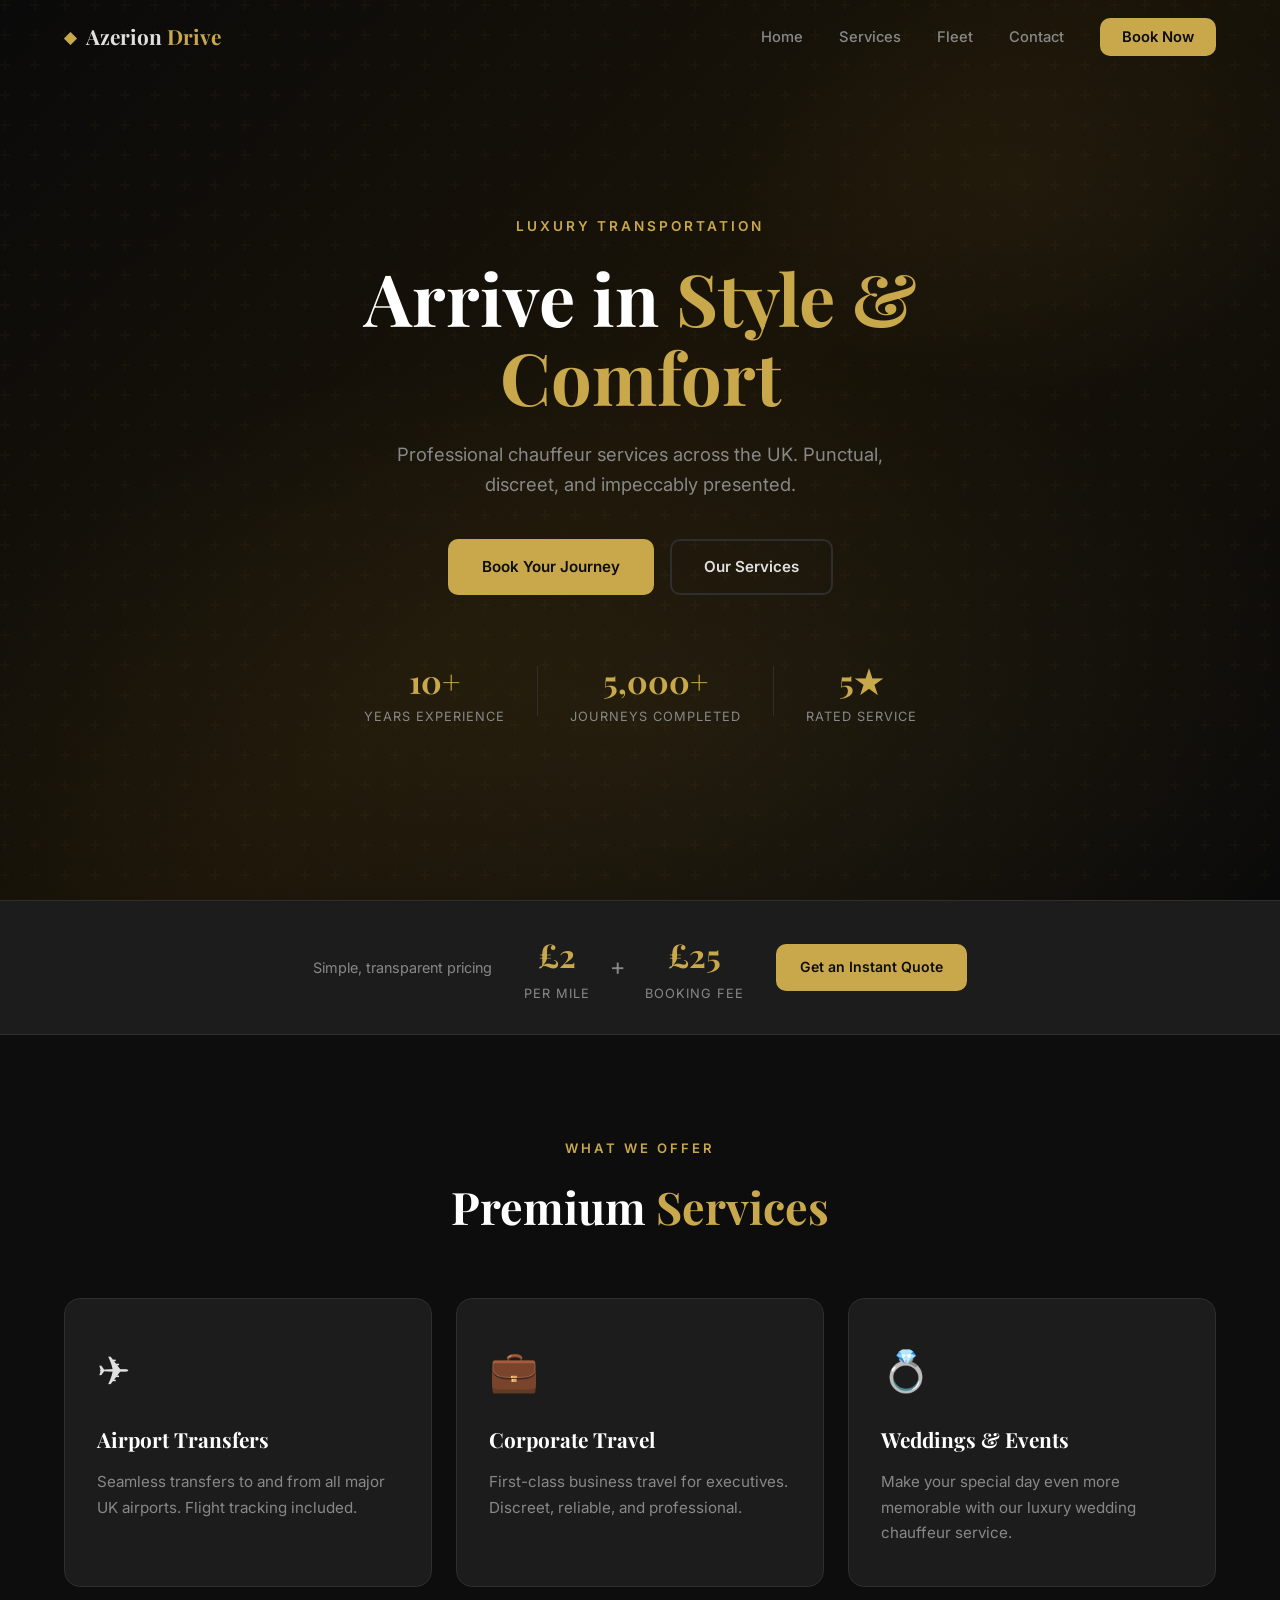
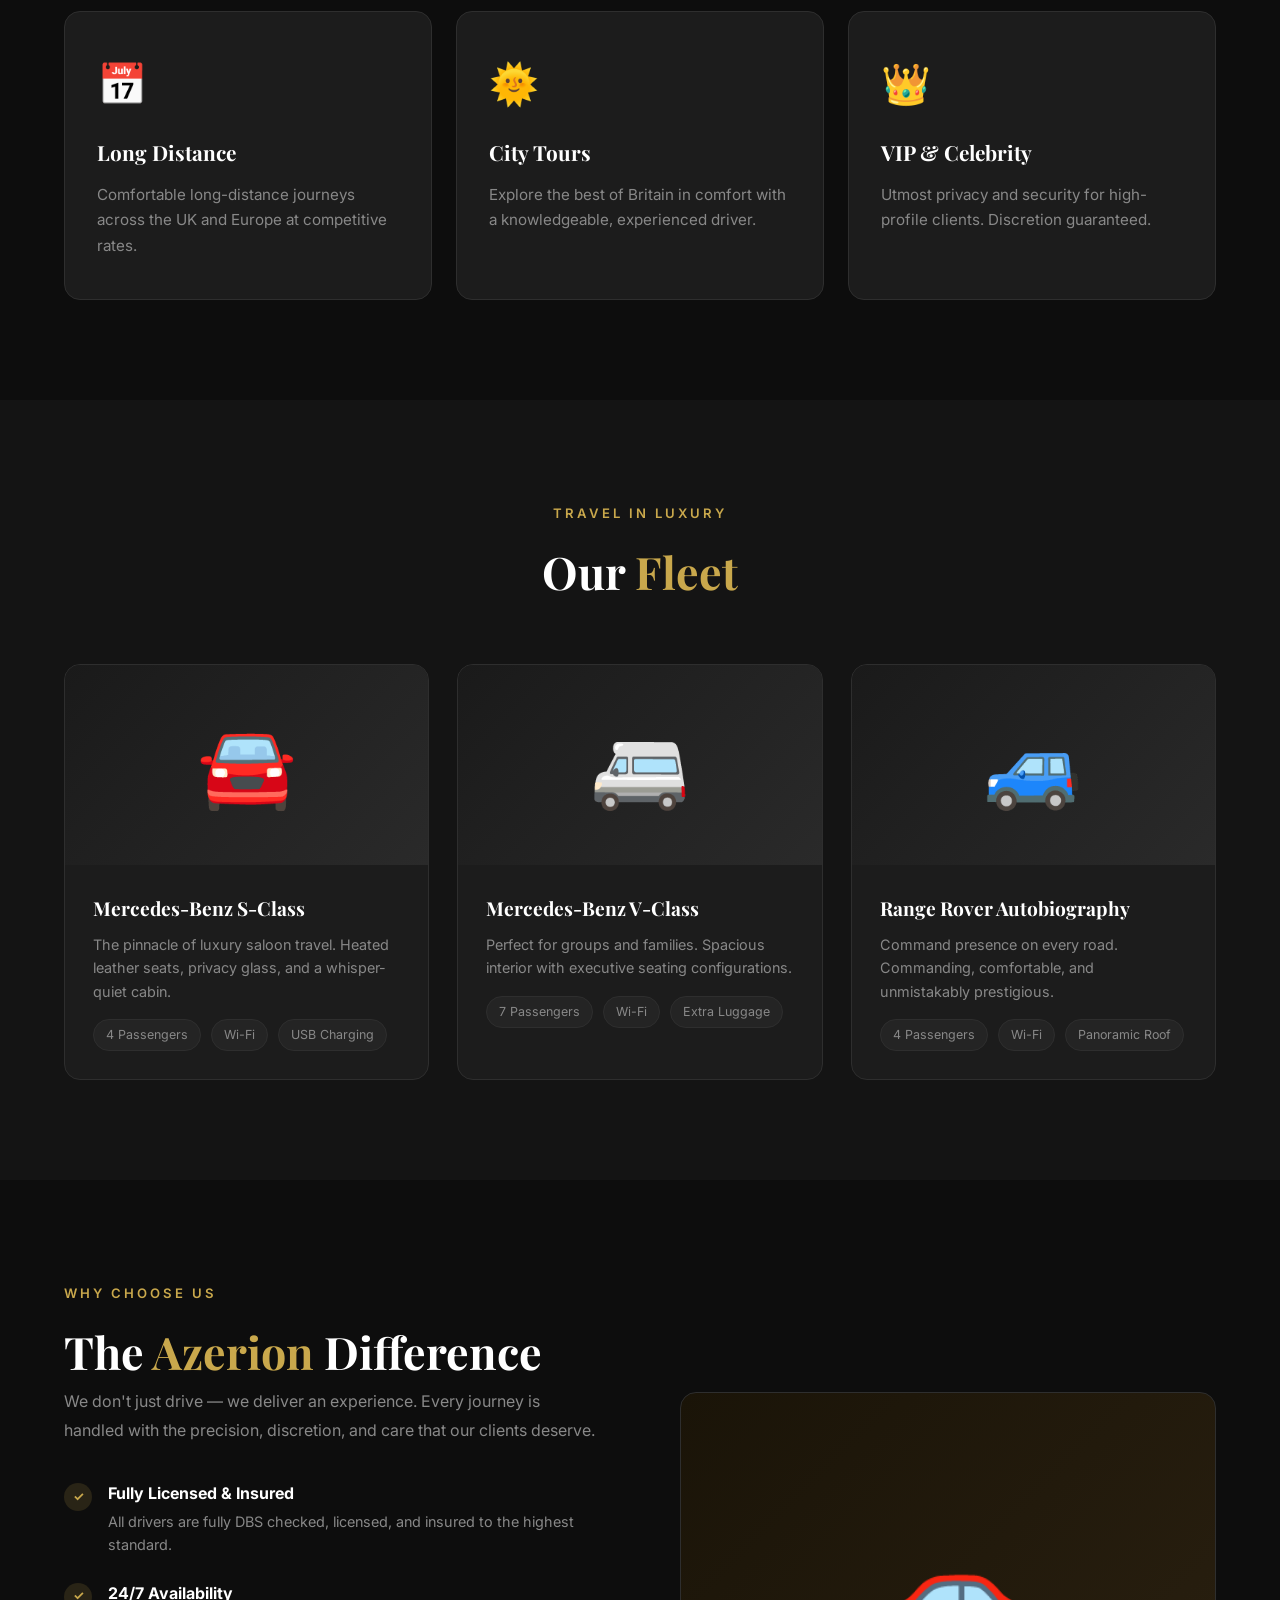
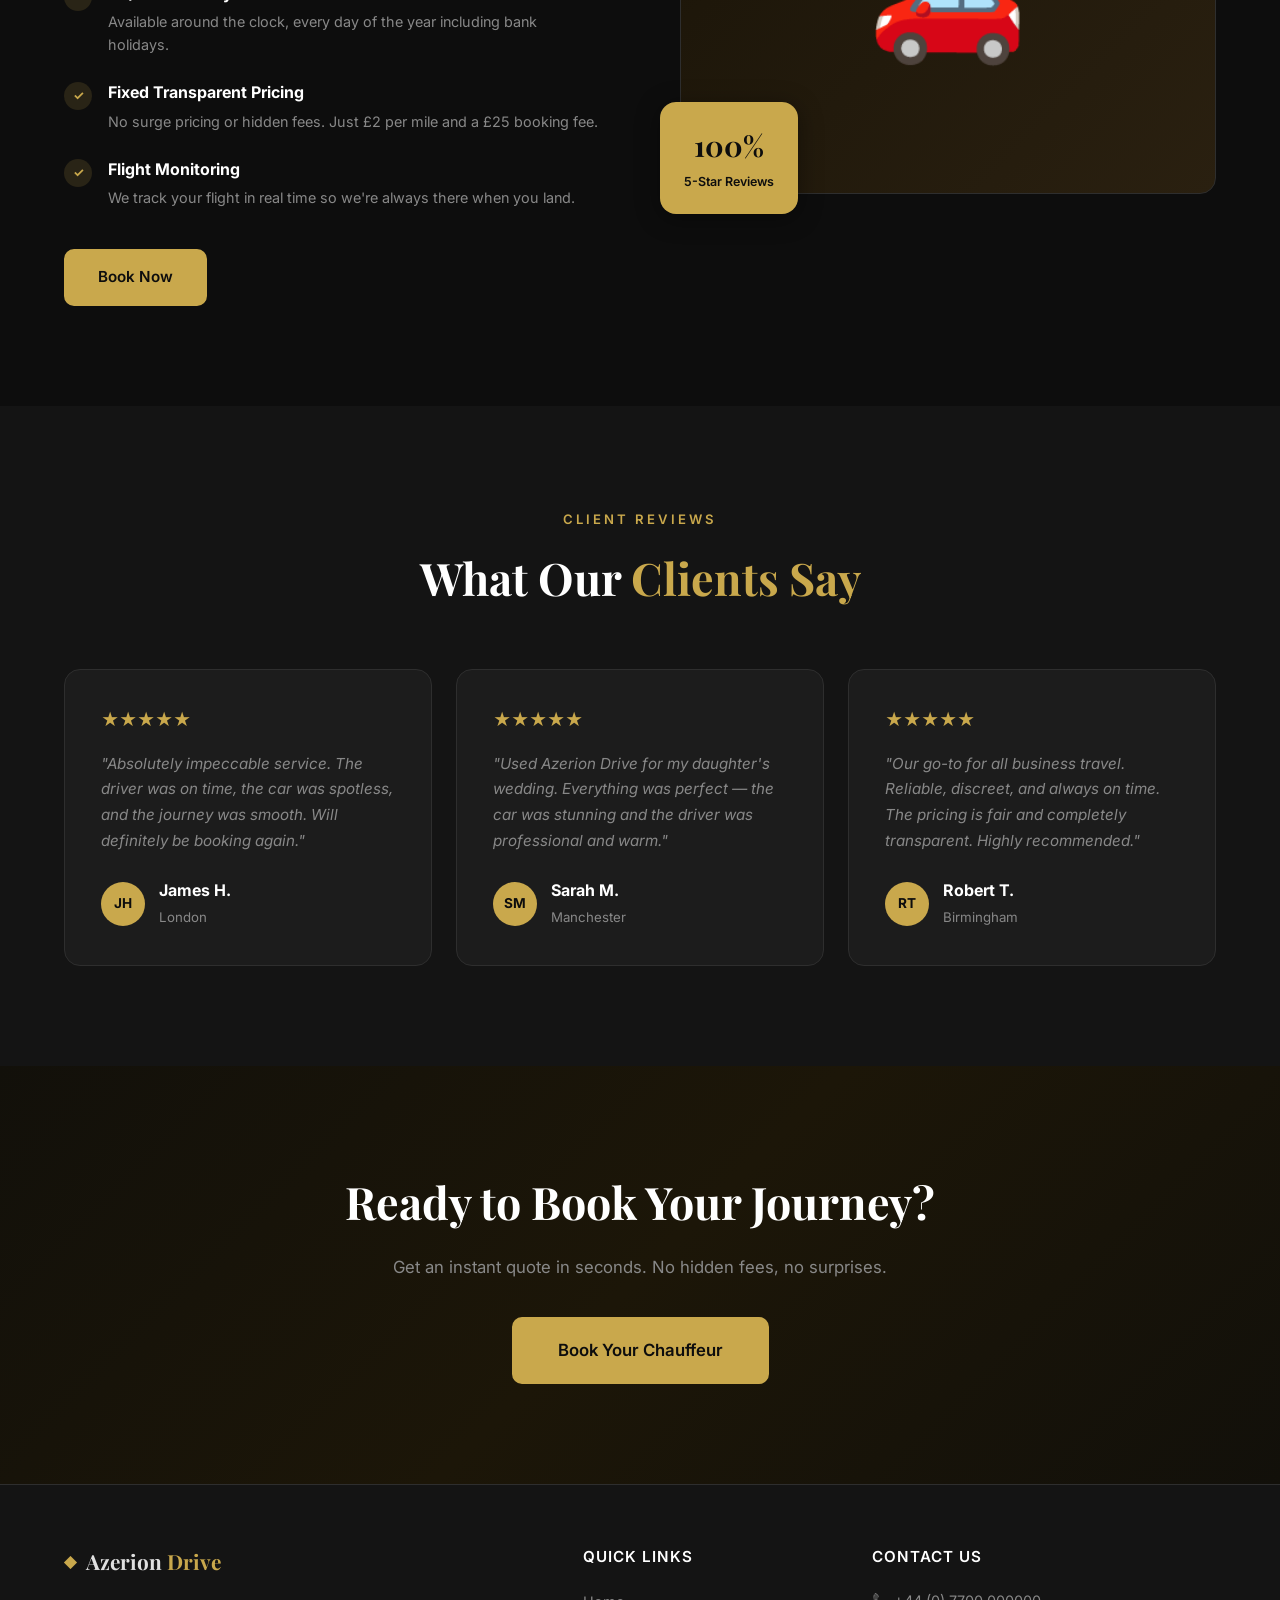
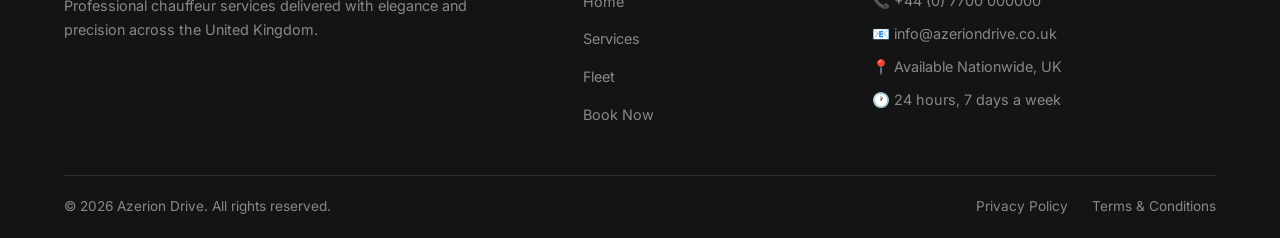
<file: index.html>
<!DOCTYPE html>
<html lang="en">
<head>
  <meta charset="UTF-8" />
  <meta name="viewport" content="width=device-width, initial-scale=1.0" />
  <title>Azerion Drive</title>
  <link rel="stylesheet" href="styles.css" />
  <link rel="preconnect" href="https://fonts.googleapis.com" />
  <link href="https://fonts.googleapis.com/css2?family=Playfair+Display:wght@400;600;700&family=Inter:wght@300;400;500;600&display=swap" rel="stylesheet" />
</head>
<body>

  <!-- Navigation -->
  <nav class="navbar">
    <div class="nav-container">
      <div class="logo">
        <span class="logo-icon">&#9670;</span>
        <span class="logo-text">Azerion<span class="gold"> Drive</span></span>
      </div>
      <ul class="nav-links">
        <li><a href="#home">Home</a></li>
        <li><a href="#services">Services</a></li>
        <li><a href="#fleet">Fleet</a></li>
        <li><a href="#contact">Contact</a></li>
        <li><a href="booking.html" class="nav-cta">Book Now</a></li>
      </ul>
      <button class="hamburger" id="hamburger" aria-label="Menu">
        <span></span><span></span><span></span>
      </button>
    </div>
  </nav>

  <!-- Hero -->
  <section class="hero" id="home">
    <div class="hero-overlay"></div>
    <div class="hero-content">
      <p class="hero-tagline">Luxury Transportation</p>
      <h1 class="hero-title">Arrive in <span class="gold">Style &amp; Comfort</span></h1>
      <p class="hero-subtitle">Professional chauffeur services across the UK. Punctual, discreet, and impeccably presented.</p>
      <div class="hero-buttons">
        <a href="booking.html" class="btn btn-primary">Book Your Journey</a>
        <a href="#services" class="btn btn-outline">Our Services</a>
      </div>
      <div class="hero-stats">
        <div class="stat">
          <span class="stat-number">10+</span>
          <span class="stat-label">Years Experience</span>
        </div>
        <div class="stat-divider"></div>
        <div class="stat">
          <span class="stat-number">5,000+</span>
          <span class="stat-label">Journeys Completed</span>
        </div>
        <div class="stat-divider"></div>
        <div class="stat">
          <span class="stat-number">5&#9733;</span>
          <span class="stat-label">Rated Service</span>
        </div>
      </div>
    </div>
  </section>

  <!-- Price Banner -->
  <section class="price-banner">
    <div class="price-banner-inner">
      <span class="price-label">Simple, transparent pricing</span>
      <div class="price-items">
        <div class="price-item">
          <span class="price-value">£2</span>
          <span class="price-desc">per mile</span>
        </div>
        <div class="price-plus">+</div>
        <div class="price-item">
          <span class="price-value">£25</span>
          <span class="price-desc">booking fee</span>
        </div>
      </div>
      <a href="booking.html" class="btn btn-primary btn-sm">Get an Instant Quote</a>
    </div>
  </section>

  <!-- Services -->
  <section class="services" id="services">
    <div class="container">
      <div class="section-header">
        <p class="section-sub">What We Offer</p>
        <h2 class="section-title">Premium <span class="gold">Services</span></h2>
      </div>
      <div class="services-grid">
        <div class="service-card">
          <div class="service-icon">&#9992;</div>
          <h3>Airport Transfers</h3>
          <p>Seamless transfers to and from all major UK airports. Flight tracking included.</p>
        </div>
        <div class="service-card">
          <div class="service-icon">&#128188;</div>
          <h3>Corporate Travel</h3>
          <p>First-class business travel for executives. Discreet, reliable, and professional.</p>
        </div>
        <div class="service-card">
          <div class="service-icon">&#128141;</div>
          <h3>Weddings &amp; Events</h3>
          <p>Make your special day even more memorable with our luxury wedding chauffeur service.</p>
        </div>
        <div class="service-card">
          <div class="service-icon">&#128197;</div>
          <h3>Long Distance</h3>
          <p>Comfortable long-distance journeys across the UK and Europe at competitive rates.</p>
        </div>
        <div class="service-card">
          <div class="service-icon">&#127774;</div>
          <h3>City Tours</h3>
          <p>Explore the best of Britain in comfort with a knowledgeable, experienced driver.</p>
        </div>
        <div class="service-card">
          <div class="service-icon">&#128081;</div>
          <h3>VIP &amp; Celebrity</h3>
          <p>Utmost privacy and security for high-profile clients. Discretion guaranteed.</p>
        </div>
      </div>
    </div>
  </section>

  <!-- Fleet -->
  <section class="fleet" id="fleet">
    <div class="container">
      <div class="section-header">
        <p class="section-sub">Travel in Luxury</p>
        <h2 class="section-title">Our <span class="gold">Fleet</span></h2>
      </div>
      <div class="fleet-grid">
        <div class="fleet-card">
          <div class="fleet-image fleet-mercedes"></div>
          <div class="fleet-info">
            <h3>Mercedes-Benz S-Class</h3>
            <p>The pinnacle of luxury saloon travel. Heated leather seats, privacy glass, and a whisper-quiet cabin.</p>
            <div class="fleet-features">
              <span>4 Passengers</span>
              <span>Wi-Fi</span>
              <span>USB Charging</span>
            </div>
          </div>
        </div>
        <div class="fleet-card">
          <div class="fleet-image fleet-vclass"></div>
          <div class="fleet-info">
            <h3>Mercedes-Benz V-Class</h3>
            <p>Perfect for groups and families. Spacious interior with executive seating configurations.</p>
            <div class="fleet-features">
              <span>7 Passengers</span>
              <span>Wi-Fi</span>
              <span>Extra Luggage</span>
            </div>
          </div>
        </div>
        <div class="fleet-card">
          <div class="fleet-image fleet-range"></div>
          <div class="fleet-info">
            <h3>Range Rover Autobiography</h3>
            <p>Command presence on every road. Commanding, comfortable, and unmistakably prestigious.</p>
            <div class="fleet-features">
              <span>4 Passengers</span>
              <span>Wi-Fi</span>
              <span>Panoramic Roof</span>
            </div>
          </div>
        </div>
      </div>
    </div>
  </section>

  <!-- Why Choose Us -->
  <section class="why-us">
    <div class="container">
      <div class="why-grid">
        <div class="why-text">
          <p class="section-sub">Why Choose Us</p>
          <h2 class="section-title">The <span class="gold">Azerion</span> Difference</h2>
          <p class="why-desc">We don't just drive — we deliver an experience. Every journey is handled with the precision, discretion, and care that our clients deserve.</p>
          <ul class="why-list">
            <li>
              <span class="why-check">&#10003;</span>
              <div>
                <strong>Fully Licensed &amp; Insured</strong>
                <p>All drivers are fully DBS checked, licensed, and insured to the highest standard.</p>
              </div>
            </li>
            <li>
              <span class="why-check">&#10003;</span>
              <div>
                <strong>24/7 Availability</strong>
                <p>Available around the clock, every day of the year including bank holidays.</p>
              </div>
            </li>
            <li>
              <span class="why-check">&#10003;</span>
              <div>
                <strong>Fixed Transparent Pricing</strong>
                <p>No surge pricing or hidden fees. Just £2 per mile and a £25 booking fee.</p>
              </div>
            </li>
            <li>
              <span class="why-check">&#10003;</span>
              <div>
                <strong>Flight Monitoring</strong>
                <p>We track your flight in real time so we're always there when you land.</p>
              </div>
            </li>
          </ul>
          <a href="booking.html" class="btn btn-primary">Book Now</a>
        </div>
        <div class="why-image-wrap">
          <div class="why-image"></div>
          <div class="why-badge">
            <span class="badge-number">100%</span>
            <span class="badge-text">5-Star Reviews</span>
          </div>
        </div>
      </div>
    </div>
  </section>

  <!-- Testimonials -->
  <section class="testimonials">
    <div class="container">
      <div class="section-header">
        <p class="section-sub">Client Reviews</p>
        <h2 class="section-title">What Our <span class="gold">Clients Say</span></h2>
      </div>
      <div class="testimonials-grid">
        <div class="testimonial-card">
          <div class="stars">&#9733;&#9733;&#9733;&#9733;&#9733;</div>
          <p>"Absolutely impeccable service. The driver was on time, the car was spotless, and the journey was smooth. Will definitely be booking again."</p>
          <div class="testimonial-author">
            <div class="author-avatar">JH</div>
            <div>
              <strong>James H.</strong>
              <span>London</span>
            </div>
          </div>
        </div>
        <div class="testimonial-card">
          <div class="stars">&#9733;&#9733;&#9733;&#9733;&#9733;</div>
          <p>"Used Azerion Drive for my daughter's wedding. Everything was perfect — the car was stunning and the driver was professional and warm."</p>
          <div class="testimonial-author">
            <div class="author-avatar">SM</div>
            <div>
              <strong>Sarah M.</strong>
              <span>Manchester</span>
            </div>
          </div>
        </div>
        <div class="testimonial-card">
          <div class="stars">&#9733;&#9733;&#9733;&#9733;&#9733;</div>
          <p>"Our go-to for all business travel. Reliable, discreet, and always on time. The pricing is fair and completely transparent. Highly recommended."</p>
          <div class="testimonial-author">
            <div class="author-avatar">RT</div>
            <div>
              <strong>Robert T.</strong>
              <span>Birmingham</span>
            </div>
          </div>
        </div>
      </div>
    </div>
  </section>

  <!-- CTA -->
  <section class="cta-section">
    <div class="container">
      <div class="cta-content">
        <h2>Ready to Book Your Journey?</h2>
        <p>Get an instant quote in seconds. No hidden fees, no surprises.</p>
        <a href="booking.html" class="btn btn-primary btn-lg">Book Your Chauffeur</a>
      </div>
    </div>
  </section>

  <!-- Footer -->
  <footer class="footer" id="contact">
    <div class="container">
      <div class="footer-grid">
        <div class="footer-brand">
          <div class="logo">
            <span class="logo-icon">&#9670;</span>
            <span class="logo-text">Azerion<span class="gold"> Drive</span></span>
          </div>
          <p>Professional chauffeur services delivered with elegance and precision across the United Kingdom.</p>
        </div>
        <div class="footer-links">
          <h4>Quick Links</h4>
          <ul>
            <li><a href="#home">Home</a></li>
            <li><a href="#services">Services</a></li>
            <li><a href="#fleet">Fleet</a></li>
            <li><a href="booking.html">Book Now</a></li>
          </ul>
        </div>
        <div class="footer-contact">
          <h4>Contact Us</h4>
          <p>&#128222; +44 (0) 7700 000000</p>
          <p>&#128231; info@azeriondrive.co.uk</p>
          <p>&#128205; Available Nationwide, UK</p>
          <p>&#128336; 24 hours, 7 days a week</p>
        </div>
      </div>
      <div class="footer-bottom">
        <p>&copy; 2026 Azerion Drive. All rights reserved.</p>
        <div class="footer-legal">
          <a href="#">Privacy Policy</a>
          <a href="#">Terms &amp; Conditions</a>
        </div>
      </div>
    </div>
  </footer>

  <script>
    document.getElementById('hamburger').addEventListener('click', () => {
      document.querySelector('.nav-links').classList.toggle('open');
    });
    document.querySelectorAll('a[href^="#"]').forEach(a => {
      a.addEventListener('click', e => {
        const target = document.querySelector(a.getAttribute('href'));
        if (target) {
          e.preventDefault();
          target.scrollIntoView({ behavior: 'smooth' });
        }
      });
    });
    window.addEventListener('scroll', () => {
      document.querySelector('.navbar').classList.toggle('scrolled', window.scrollY > 50);
    });
  </script>
</body>
</html>
</file>
<file: styles.css>
/* ─── Reset & Base ─────────────────────────────────────────────────────────── */
*, *::before, *::after { box-sizing: border-box; margin: 0; padding: 0; }

:root {
  --gold:        #C9A84C;
  --gold-light:  #E8C97A;
  --dark:        #0D0D0D;
  --dark-2:      #141414;
  --dark-3:      #1C1C1C;
  --dark-4:      #242424;
  --border:      #2E2E2E;
  --text:        #E0E0E0;
  --text-muted:  #888888;
  --white:       #FFFFFF;
  --green:       #22C55E;
  --red:         #EF4444;
  --radius:      10px;
  --radius-lg:   16px;
  --shadow:      0 4px 24px rgba(0,0,0,0.4);
  --transition:  0.25s ease;
}

html { scroll-behavior: smooth; }

body {
  font-family: 'Inter', sans-serif;
  background: var(--dark);
  color: var(--text);
  line-height: 1.6;
  font-size: 16px;
}

a { color: inherit; text-decoration: none; }
img { display: block; max-width: 100%; }

.container {
  max-width: 1200px;
  margin: 0 auto;
  padding: 0 24px;
}

.gold { color: var(--gold); }
.gold-link { color: var(--gold); text-decoration: underline; }
.required { color: var(--red); }
.optional { color: var(--text-muted); font-size: 0.8em; font-weight: 400; }

/* ─── Buttons ──────────────────────────────────────────────────────────────── */
.btn {
  display: inline-flex;
  align-items: center;
  justify-content: center;
  gap: 8px;
  padding: 14px 32px;
  border-radius: var(--radius);
  font-family: 'Inter', sans-serif;
  font-size: 0.95rem;
  font-weight: 600;
  cursor: pointer;
  border: 2px solid transparent;
  transition: all var(--transition);
  white-space: nowrap;
}
.btn-primary {
  background: var(--gold);
  color: var(--dark);
  border-color: var(--gold);
}
.btn-primary:hover {
  background: var(--gold-light);
  border-color: var(--gold-light);
  transform: translateY(-1px);
  box-shadow: 0 6px 20px rgba(201,168,76,0.35);
}
.btn-outline {
  background: transparent;
  color: var(--text);
  border-color: var(--border);
}
.btn-outline:hover {
  border-color: var(--gold);
  color: var(--gold);
}
.btn-sm  { padding: 10px 22px; font-size: 0.88rem; }
.btn-lg  { padding: 18px 44px; font-size: 1.05rem; }
.btn-block { width: 100%; }
.btn:disabled { opacity: 0.6; cursor: not-allowed; transform: none; }

/* ─── Navbar ───────────────────────────────────────────────────────────────── */
.navbar {
  position: fixed;
  top: 0; left: 0; right: 0;
  z-index: 1000;
  padding: 20px 0;
  transition: all var(--transition);
}
.navbar.scrolled {
  background: rgba(13,13,13,0.97);
  backdrop-filter: blur(12px);
  padding: 14px 0;
  border-bottom: 1px solid var(--border);
  box-shadow: var(--shadow);
}
.nav-container {
  max-width: 1200px;
  margin: 0 auto;
  padding: 0 24px;
  display: flex;
  align-items: center;
  justify-content: space-between;
}
.logo {
  display: flex;
  align-items: center;
  gap: 10px;
  font-family: 'Playfair Display', serif;
  font-size: 1.3rem;
  font-weight: 700;
}
.logo-icon { color: var(--gold); font-size: 1rem; }

.nav-links {
  display: flex;
  list-style: none;
  gap: 36px;
  align-items: center;
}
.nav-links a {
  font-size: 0.92rem;
  font-weight: 500;
  color: var(--text-muted);
  transition: color var(--transition);
}
.nav-links a:hover, .nav-links a.active { color: var(--white); }
.nav-cta {
  background: var(--gold) !important;
  color: var(--dark) !important;
  padding: 10px 22px;
  border-radius: var(--radius);
  font-weight: 600 !important;
}
.nav-cta:hover { background: var(--gold-light) !important; }

.hamburger {
  display: none;
  flex-direction: column;
  gap: 5px;
  background: none;
  border: none;
  cursor: pointer;
  padding: 4px;
}
.hamburger span {
  display: block;
  width: 24px; height: 2px;
  background: var(--text);
  border-radius: 2px;
  transition: var(--transition);
}

/* ─── Hero ─────────────────────────────────────────────────────────────────── */
.hero {
  position: relative;
  min-height: 100vh;
  display: flex;
  align-items: center;
  background: linear-gradient(135deg, #0a0a0a 0%, #1a1408 50%, #0a0a0a 100%);
  overflow: hidden;
}
.hero::before {
  content: '';
  position: absolute;
  inset: 0;
  background:
    radial-gradient(ellipse 80% 60% at 50% 80%, rgba(201,168,76,0.08) 0%, transparent 70%),
    radial-gradient(ellipse 40% 40% at 80% 20%, rgba(201,168,76,0.05) 0%, transparent 60%);
}
.hero-overlay {
  position: absolute;
  inset: 0;
  background: url("data:image/svg+xml,%3Csvg width='60' height='60' viewBox='0 0 60 60' xmlns='http://www.w3.org/2000/svg'%3E%3Cg fill='none' fill-rule='evenodd'%3E%3Cg fill='%23C9A84C' fill-opacity='0.03'%3E%3Cpath d='M36 34v-4h-2v4h-4v2h4v4h2v-4h4v-2h-4zm0-30V0h-2v4h-4v2h4v4h2V6h4V4h-4zM6 34v-4H4v4H0v2h4v4h2v-4h4v-2H6zM6 4V0H4v4H0v2h4v4h2V6h4V4H6z'/%3E%3C/g%3E%3C/g%3E%3C/svg%3E");
}
.hero-content {
  position: relative;
  max-width: 1200px;
  margin: 0 auto;
  padding: 120px 24px 80px;
  max-width: 700px;
  margin-left: auto;
  margin-right: auto;
  text-align: center;
}
.hero-tagline {
  display: inline-block;
  color: var(--gold);
  font-size: 0.85rem;
  font-weight: 600;
  letter-spacing: 3px;
  text-transform: uppercase;
  margin-bottom: 20px;
}
.hero-title {
  font-family: 'Playfair Display', serif;
  font-size: clamp(2.5rem, 6vw, 4.5rem);
  font-weight: 700;
  line-height: 1.1;
  color: var(--white);
  margin-bottom: 24px;
}
.hero-subtitle {
  font-size: 1.15rem;
  color: var(--text-muted);
  max-width: 520px;
  margin: 0 auto 40px;
}
.hero-buttons { display: flex; gap: 16px; justify-content: center; flex-wrap: wrap; margin-bottom: 60px; }
.hero-stats {
  display: flex;
  align-items: center;
  justify-content: center;
  gap: 32px;
  flex-wrap: wrap;
}
.stat { text-align: center; }
.stat-number { display: block; font-family: 'Playfair Display', serif; font-size: 2rem; color: var(--gold); font-weight: 700; }
.stat-label { display: block; font-size: 0.8rem; color: var(--text-muted); text-transform: uppercase; letter-spacing: 1px; }
.stat-divider { width: 1px; height: 50px; background: var(--border); }

/* ─── Price Banner ─────────────────────────────────────────────────────────── */
.price-banner {
  background: var(--dark-3);
  border-top: 1px solid var(--border);
  border-bottom: 1px solid var(--border);
  padding: 28px 24px;
}
.price-banner-inner {
  max-width: 1200px;
  margin: 0 auto;
  display: flex;
  align-items: center;
  justify-content: center;
  gap: 32px;
  flex-wrap: wrap;
}
.price-label { color: var(--text-muted); font-size: 0.9rem; }
.price-items { display: flex; align-items: center; gap: 20px; }
.price-item { text-align: center; }
.price-value { display: block; font-family: 'Playfair Display', serif; font-size: 2rem; color: var(--gold); font-weight: 700; }
.price-desc { font-size: 0.8rem; color: var(--text-muted); text-transform: uppercase; letter-spacing: 1px; }
.price-plus { color: var(--text-muted); font-size: 1.5rem; }

/* ─── Section Common ───────────────────────────────────────────────────────── */
.section-header { text-align: center; margin-bottom: 56px; }
.section-sub {
  display: inline-block;
  color: var(--gold);
  font-size: 0.82rem;
  font-weight: 600;
  letter-spacing: 3px;
  text-transform: uppercase;
  margin-bottom: 12px;
}
.section-title {
  font-family: 'Playfair Display', serif;
  font-size: clamp(1.8rem, 4vw, 2.8rem);
  font-weight: 700;
  color: var(--white);
}

/* ─── Services ─────────────────────────────────────────────────────────────── */
.services { padding: 100px 0; }
.services-grid {
  display: grid;
  grid-template-columns: repeat(auto-fit, minmax(300px, 1fr));
  gap: 24px;
}
.service-card {
  background: var(--dark-3);
  border: 1px solid var(--border);
  border-radius: var(--radius-lg);
  padding: 40px 32px;
  transition: all var(--transition);
}
.service-card:hover {
  border-color: var(--gold);
  transform: translateY(-4px);
  box-shadow: 0 12px 40px rgba(201,168,76,0.12);
}
.service-icon { font-size: 2.5rem; margin-bottom: 20px; }
.service-card h3 { font-family: 'Playfair Display', serif; font-size: 1.3rem; color: var(--white); margin-bottom: 12px; }
.service-card p { color: var(--text-muted); font-size: 0.95rem; line-height: 1.7; }

/* ─── Fleet ────────────────────────────────────────────────────────────────── */
.fleet { padding: 100px 0; background: var(--dark-2); }
.fleet-grid { display: grid; grid-template-columns: repeat(auto-fit, minmax(340px, 1fr)); gap: 28px; }
.fleet-card {
  background: var(--dark-3);
  border: 1px solid var(--border);
  border-radius: var(--radius-lg);
  overflow: hidden;
  transition: all var(--transition);
}
.fleet-card:hover { border-color: var(--gold); transform: translateY(-4px); box-shadow: 0 12px 40px rgba(201,168,76,0.1); }
.fleet-image {
  height: 200px;
  background: linear-gradient(135deg, #1a1a1a, #2a2a2a);
  position: relative;
  display: flex;
  align-items: center;
  justify-content: center;
  font-size: 5rem;
}
.fleet-mercedes::after { content: '🚘'; }
.fleet-vclass::after   { content: '🚐'; }
.fleet-range::after    { content: '🚙'; }
.fleet-info { padding: 28px; }
.fleet-info h3 { font-family: 'Playfair Display', serif; color: var(--white); font-size: 1.2rem; margin-bottom: 10px; }
.fleet-info p  { color: var(--text-muted); font-size: 0.9rem; margin-bottom: 16px; line-height: 1.6; }
.fleet-features { display: flex; gap: 10px; flex-wrap: wrap; }
.fleet-features span {
  background: var(--dark-4);
  border: 1px solid var(--border);
  padding: 5px 12px;
  border-radius: 20px;
  font-size: 0.78rem;
  color: var(--text-muted);
}

/* ─── Why Us ───────────────────────────────────────────────────────────────── */
.why-us { padding: 100px 0; }
.why-grid { display: grid; grid-template-columns: 1fr 1fr; gap: 80px; align-items: center; }
.why-desc { color: var(--text-muted); margin-bottom: 36px; line-height: 1.8; }
.why-list { list-style: none; margin-bottom: 40px; display: flex; flex-direction: column; gap: 24px; }
.why-list li { display: flex; gap: 16px; align-items: flex-start; }
.why-check {
  min-width: 28px; height: 28px;
  background: rgba(201,168,76,0.15);
  color: var(--gold);
  border-radius: 50%;
  display: flex; align-items: center; justify-content: center;
  font-size: 0.8rem;
  font-weight: 700;
  flex-shrink: 0;
  margin-top: 2px;
}
.why-list strong { display: block; color: var(--white); margin-bottom: 4px; }
.why-list p { color: var(--text-muted); font-size: 0.9rem; margin: 0; }
.why-image-wrap { position: relative; }
.why-image {
  width: 100%;
  aspect-ratio: 4/3;
  background: linear-gradient(135deg, #1a1408, #2a2010);
  border-radius: var(--radius-lg);
  display: flex;
  align-items: center;
  justify-content: center;
  font-size: 8rem;
  border: 1px solid var(--border);
}
.why-image::after { content: '🚗'; }
.why-badge {
  position: absolute;
  bottom: -20px; left: -20px;
  background: var(--gold);
  color: var(--dark);
  padding: 20px 24px;
  border-radius: var(--radius-lg);
  text-align: center;
  box-shadow: var(--shadow);
}
.badge-number { display: block; font-family: 'Playfair Display', serif; font-size: 1.8rem; font-weight: 700; }
.badge-text   { font-size: 0.78rem; font-weight: 600; }

/* ─── Testimonials ─────────────────────────────────────────────────────────── */
.testimonials { padding: 100px 0; background: var(--dark-2); }
.testimonials-grid { display: grid; grid-template-columns: repeat(auto-fit, minmax(300px, 1fr)); gap: 24px; }
.testimonial-card {
  background: var(--dark-3);
  border: 1px solid var(--border);
  border-radius: var(--radius-lg);
  padding: 36px;
}
.stars { color: var(--gold); font-size: 1.1rem; margin-bottom: 16px; }
.testimonial-card p { color: var(--text-muted); font-size: 0.95rem; line-height: 1.7; margin-bottom: 24px; font-style: italic; }
.testimonial-author { display: flex; align-items: center; gap: 14px; }
.author-avatar {
  width: 44px; height: 44px;
  background: var(--gold);
  color: var(--dark);
  border-radius: 50%;
  display: flex; align-items: center; justify-content: center;
  font-weight: 700; font-size: 0.85rem;
  flex-shrink: 0;
}
.testimonial-author strong { display: block; color: var(--white); }
.testimonial-author span  { font-size: 0.83rem; color: var(--text-muted); }

/* ─── CTA Section ──────────────────────────────────────────────────────────── */
.cta-section {
  padding: 100px 0;
  background: linear-gradient(135deg, #12100a, #1c1608, #12100a);
  text-align: center;
}
.cta-content h2 { font-family: 'Playfair Display', serif; font-size: clamp(1.8rem, 4vw, 2.8rem); color: var(--white); margin-bottom: 16px; }
.cta-content p  { color: var(--text-muted); font-size: 1.05rem; margin-bottom: 36px; }

/* ─── Footer ───────────────────────────────────────────────────────────────── */
.footer { background: var(--dark-2); border-top: 1px solid var(--border); padding: 60px 0 0; }
.footer-grid { display: grid; grid-template-columns: 2fr 1fr 1.5fr; gap: 60px; margin-bottom: 48px; }
.footer-brand .logo { margin-bottom: 16px; }
.footer-brand p { color: var(--text-muted); font-size: 0.9rem; line-height: 1.7; }
.footer-links h4, .footer-contact h4 { color: var(--white); font-size: 0.95rem; font-weight: 600; margin-bottom: 20px; text-transform: uppercase; letter-spacing: 1px; }
.footer-links ul { list-style: none; display: flex; flex-direction: column; gap: 12px; }
.footer-links a { color: var(--text-muted); font-size: 0.9rem; transition: color var(--transition); }
.footer-links a:hover { color: var(--gold); }
.footer-contact p { color: var(--text-muted); font-size: 0.9rem; margin-bottom: 10px; }
.footer-bottom {
  border-top: 1px solid var(--border);
  padding: 20px 0;
  display: flex;
  align-items: center;
  justify-content: space-between;
  flex-wrap: wrap;
  gap: 12px;
}
.footer-bottom p { color: var(--text-muted); font-size: 0.85rem; }
.footer-legal { display: flex; gap: 24px; }
.footer-legal a { color: var(--text-muted); font-size: 0.85rem; transition: color var(--transition); }
.footer-legal a:hover { color: var(--gold); }

/* ─── Booking Page ─────────────────────────────────────────────────────────── */
.booking-page { background: var(--dark-2); }

.booking-header {
  background: var(--dark);
  border-bottom: 1px solid var(--border);
  padding: 120px 0 60px;
  text-align: center;
}
.booking-header h1 { font-family: 'Playfair Display', serif; font-size: clamp(2rem, 5vw, 3.5rem); color: var(--white); margin-bottom: 12px; }
.booking-header-sub { color: var(--text-muted); font-size: 1rem; }

/* Steps bar */
.steps-bar {
  background: var(--dark-3);
  border-bottom: 1px solid var(--border);
  padding: 24px 0;
  position: sticky;
  top: 61px;
  z-index: 100;
}
.steps { display: flex; align-items: center; justify-content: center; gap: 0; }
.step {
  display: flex;
  align-items: center;
  gap: 12px;
  color: var(--text-muted);
  font-size: 0.88rem;
  font-weight: 500;
}
.step.active { color: var(--white); }
.step.completed { color: var(--gold); }
.step-circle {
  width: 32px; height: 32px;
  border-radius: 50%;
  border: 2px solid var(--border);
  display: flex; align-items: center; justify-content: center;
  font-weight: 700;
  font-size: 0.85rem;
  transition: all var(--transition);
}
.step.active .step-circle { border-color: var(--gold); background: var(--gold); color: var(--dark); }
.step.completed .step-circle { border-color: var(--gold); background: transparent; color: var(--gold); }
.step-line { width: 60px; height: 1px; background: var(--border); margin: 0 16px; }

/* Booking layout */
.booking-section { padding: 60px 0 100px; }
.booking-layout { display: grid; grid-template-columns: 1fr 380px; gap: 40px; align-items: start; }

/* Form */
.booking-form-wrap {
  background: var(--dark-3);
  border: 1px solid var(--border);
  border-radius: var(--radius-lg);
  padding: 40px;
}
.step-title {
  font-family: 'Playfair Display', serif;
  font-size: 1.6rem;
  color: var(--white);
  margin-bottom: 32px;
  padding-bottom: 20px;
  border-bottom: 1px solid var(--border);
}
.hidden { display: none !important; }

.form-group { margin-bottom: 22px; }
.form-group label {
  display: block;
  font-size: 0.88rem;
  font-weight: 500;
  color: var(--text);
  margin-bottom: 8px;
}
.form-group input,
.form-group select,
.form-group textarea {
  width: 100%;
  background: var(--dark-4);
  border: 1.5px solid var(--border);
  color: var(--white);
  padding: 12px 16px;
  border-radius: var(--radius);
  font-family: 'Inter', sans-serif;
  font-size: 0.95rem;
  transition: border-color var(--transition);
  outline: none;
}
.form-group input::placeholder,
.form-group textarea::placeholder { color: #555; }
.form-group input:focus,
.form-group select:focus,
.form-group textarea:focus { border-color: var(--gold); }
.form-group select option { background: var(--dark-4); }
.form-group textarea { resize: vertical; }

.form-row { display: grid; grid-template-columns: 1fr 1fr; gap: 20px; }

.input-with-icon { position: relative; }
.input-with-icon input { padding-left: 42px; }
.input-icon {
  position: absolute;
  left: 14px;
  top: 50%;
  transform: translateY(-50%);
  font-size: 0.6rem;
  pointer-events: none;
}
.green-dot { color: var(--green); }
.red-dot   { color: var(--red); }

.field-error { display: block; color: var(--red); font-size: 0.8rem; margin-top: 5px; min-height: 1em; }

/* Vehicle options */
.vehicle-options { display: grid; grid-template-columns: repeat(3, 1fr); gap: 12px; }
.vehicle-option input[type="radio"] { display: none; }
.vehicle-card {
  background: var(--dark-4);
  border: 2px solid var(--border);
  border-radius: var(--radius);
  padding: 18px 12px;
  text-align: center;
  cursor: pointer;
  transition: all var(--transition);
  display: flex;
  flex-direction: column;
  align-items: center;
  gap: 6px;
}
.vehicle-card:hover { border-color: var(--gold); }
.vehicle-option input:checked + .vehicle-card {
  border-color: var(--gold);
  background: rgba(201,168,76,0.08);
}
.vehicle-emoji { font-size: 2rem; }
.vehicle-card strong { color: var(--white); font-size: 0.88rem; }
.vehicle-card span   { color: var(--text-muted); font-size: 0.78rem; }

/* Distance result */
.distance-result {
  background: rgba(201,168,76,0.07);
  border: 1px solid rgba(201,168,76,0.3);
  border-radius: var(--radius);
  padding: 16px 20px;
  margin-bottom: 24px;
}
.distance-inner { display: flex; justify-content: space-between; align-items: center; margin-bottom: 6px; }
.distance-label { font-size: 0.88rem; color: var(--text-muted); }
.distance-value { color: var(--gold); font-weight: 600; font-size: 1.1rem; }
.distance-note  { font-size: 0.78rem; color: var(--text-muted); }

/* Checkboxes */
.checkbox-group { margin-bottom: 18px; }
.checkbox-label {
  display: flex;
  align-items: center;
  gap: 12px;
  cursor: pointer;
  font-size: 0.92rem;
  color: var(--text);
}
.checkbox-label input[type="checkbox"] { display: none; }
.checkbox-custom {
  width: 20px; height: 20px;
  border: 2px solid var(--border);
  border-radius: 5px;
  display: flex; align-items: center; justify-content: center;
  transition: all var(--transition);
  flex-shrink: 0;
}
.checkbox-label input:checked + .checkbox-custom {
  background: var(--gold);
  border-color: var(--gold);
}
.checkbox-label input:checked + .checkbox-custom::after {
  content: '✓';
  color: var(--dark);
  font-size: 0.75rem;
  font-weight: 700;
}

/* Form navigation */
.form-nav { display: flex; gap: 16px; margin-top: 8px; }
.form-nav .btn { flex: 1; }

/* Payment */
.payment-notice {
  background: rgba(34,197,94,0.1);
  border: 1px solid rgba(34,197,94,0.3);
  border-radius: var(--radius);
  padding: 12px 16px;
  font-size: 0.88rem;
  color: var(--green);
  margin-bottom: 28px;
  display: flex;
  align-items: center;
  gap: 10px;
}
.card-input-wrap { position: relative; }
.card-input-wrap input { padding-right: 90px; }
.card-icons {
  position: absolute;
  right: 12px; top: 50%;
  transform: translateY(-50%);
  display: flex; gap: 6px; align-items: center;
}
.card-icon { height: 20px; width: auto; object-fit: contain; }
.cvv-tooltip { color: var(--text-muted); cursor: help; margin-left: 4px; }
.btn-pay { gap: 10px; font-size: 1rem; }

/* ─── Sidebar ──────────────────────────────────────────────────────────────── */
.booking-sidebar { display: flex; flex-direction: column; gap: 20px; }
.price-summary {
  background: var(--dark-3);
  border: 1px solid var(--border);
  border-radius: var(--radius-lg);
  overflow: hidden;
  position: sticky;
  top: 130px;
}
.summary-title {
  background: var(--dark-4);
  border-bottom: 1px solid var(--border);
  padding: 20px 24px;
  font-family: 'Playfair Display', serif;
  font-size: 1.1rem;
  color: var(--white);
}
.summary-journey { padding: 24px; border-bottom: 1px solid var(--border); }
.journey-placeholder { text-align: center; color: var(--text-muted); font-size: 0.9rem; }
.journey-placeholder span { display: block; font-size: 2rem; margin-bottom: 10px; opacity: 0.4; }
.journey-row { display: flex; align-items: flex-start; gap: 12px; }
.journey-row + .journey-row { margin-top: 4px; }
.journey-dot { font-size: 0.6rem; margin-top: 5px; flex-shrink: 0; }
.journey-line { width: 1px; height: 20px; background: var(--border); margin-left: 5px; margin: 4px 0 4px 5px; }
.journey-label { font-size: 0.75rem; color: var(--text-muted); text-transform: uppercase; letter-spacing: 1px; }
.journey-val { font-size: 0.88rem; color: var(--white); margin-top: 2px; line-height: 1.4; }
.journey-meta { margin-top: 16px; display: flex; gap: 16px; flex-wrap: wrap; }
.journey-meta span { font-size: 0.83rem; color: var(--text-muted); }

.price-breakdown { padding: 24px; border-bottom: 1px solid var(--border); }
.breakdown-row {
  display: flex;
  justify-content: space-between;
  align-items: center;
  padding: 8px 0;
  font-size: 0.88rem;
  color: var(--text-muted);
  border-bottom: 1px solid rgba(255,255,255,0.04);
}
.breakdown-row:last-child { border-bottom: none; }
.breakdown-total {
  display: flex;
  justify-content: space-between;
  align-items: center;
  padding: 16px 0 0;
  font-size: 1.05rem;
  font-weight: 700;
  color: var(--white);
  margin-top: 8px;
  border-top: 1px solid var(--border);
}
.summary-features { padding: 20px 24px; }
.summary-feature {
  display: flex;
  align-items: center;
  gap: 10px;
  font-size: 0.83rem;
  color: var(--text-muted);
  margin-bottom: 10px;
}
.summary-feature span { color: var(--green); font-weight: 700; }

.sidebar-contact {
  background: var(--dark-3);
  border: 1px solid var(--border);
  border-radius: var(--radius-lg);
  padding: 24px;
  text-align: center;
}
.sidebar-contact p { font-size: 0.88rem; color: var(--text-muted); margin-bottom: 10px; }
.sidebar-phone { display: block; color: var(--gold); font-size: 1.15rem; font-weight: 700; margin-bottom: 6px; }
.sidebar-hours { font-size: 0.78rem; color: var(--text-muted); margin: 0 !important; }

/* ─── Confirmation Modal ───────────────────────────────────────────────────── */
.modal-overlay {
  position: fixed;
  inset: 0;
  background: rgba(0,0,0,0.85);
  backdrop-filter: blur(6px);
  z-index: 2000;
  display: flex;
  align-items: center;
  justify-content: center;
  padding: 24px;
}
.modal {
  background: var(--dark-3);
  border: 1px solid var(--border);
  border-radius: var(--radius-lg);
  padding: 48px 40px;
  max-width: 520px;
  width: 100%;
  text-align: center;
  animation: modalIn 0.4s ease;
}
@keyframes modalIn {
  from { opacity: 0; transform: scale(0.92) translateY(20px); }
  to   { opacity: 1; transform: scale(1) translateY(0); }
}
.modal-icon {
  width: 72px; height: 72px;
  background: var(--green);
  color: #fff;
  border-radius: 50%;
  font-size: 2.2rem;
  display: flex; align-items: center; justify-content: center;
  margin: 0 auto 24px;
  font-weight: 700;
}
.modal h2 { font-family: 'Playfair Display', serif; font-size: 1.8rem; color: var(--white); margin-bottom: 16px; }
.modal > p { color: var(--text-muted); font-size: 0.95rem; margin-bottom: 24px; line-height: 1.7; }
.modal-ref {
  background: var(--dark-4);
  border: 1px solid var(--border);
  border-radius: var(--radius);
  padding: 12px 20px;
  font-size: 0.9rem;
  color: var(--text-muted);
  margin-bottom: 20px;
}
.modal-ref strong { color: var(--gold); }
.modal-details {
  text-align: left;
  background: var(--dark-4);
  border: 1px solid var(--border);
  border-radius: var(--radius);
  padding: 20px;
  margin-bottom: 20px;
}
.modal-detail-row {
  display: flex;
  justify-content: space-between;
  align-items: center;
  padding: 8px 0;
  border-bottom: 1px solid rgba(255,255,255,0.05);
  font-size: 0.88rem;
  gap: 16px;
}
.modal-detail-row:last-child { border-bottom: none; }
.modal-detail-row span { color: var(--text-muted); flex-shrink: 0; }
.modal-detail-row strong { color: var(--white); text-align: right; }
.modal-note { color: var(--text-muted); font-size: 0.85rem; margin-bottom: 28px; line-height: 1.6; }

/* ─── Responsive ───────────────────────────────────────────────────────────── */
@media (max-width: 1024px) {
  .why-grid { grid-template-columns: 1fr; gap: 48px; }
  .why-image-wrap { max-width: 500px; margin: 0 auto; }
  .footer-grid { grid-template-columns: 1fr 1fr; }
  .footer-brand { grid-column: 1 / -1; }
  .booking-layout { grid-template-columns: 1fr; }
  .price-summary { position: static; }
  .booking-sidebar { order: -1; }
}

@media (max-width: 768px) {
  .nav-links {
    display: none;
    position: fixed;
    top: 0; left: 0; right: 0; bottom: 0;
    background: var(--dark);
    flex-direction: column;
    justify-content: center;
    align-items: center;
    gap: 32px;
    z-index: 999;
  }
  .nav-links.open { display: flex; }
  .nav-links a { font-size: 1.2rem; }
  .hamburger { display: flex; z-index: 1001; }

  .hero-content { padding: 100px 24px 60px; }
  .hero-stats { gap: 16px; }
  .stat-divider { display: none; }

  .form-row { grid-template-columns: 1fr; }
  .vehicle-options { grid-template-columns: 1fr; }

  .steps { gap: 0; }
  .step span { display: none; }
  .step-line { width: 30px; margin: 0 8px; }

  .footer-grid { grid-template-columns: 1fr; gap: 36px; }

  .booking-form-wrap { padding: 28px 20px; }

  .modal { padding: 36px 24px; }

  .price-banner-inner { flex-direction: column; gap: 20px; text-align: center; }

  .services-grid, .fleet-grid, .testimonials-grid { grid-template-columns: 1fr; }
}
</file>
